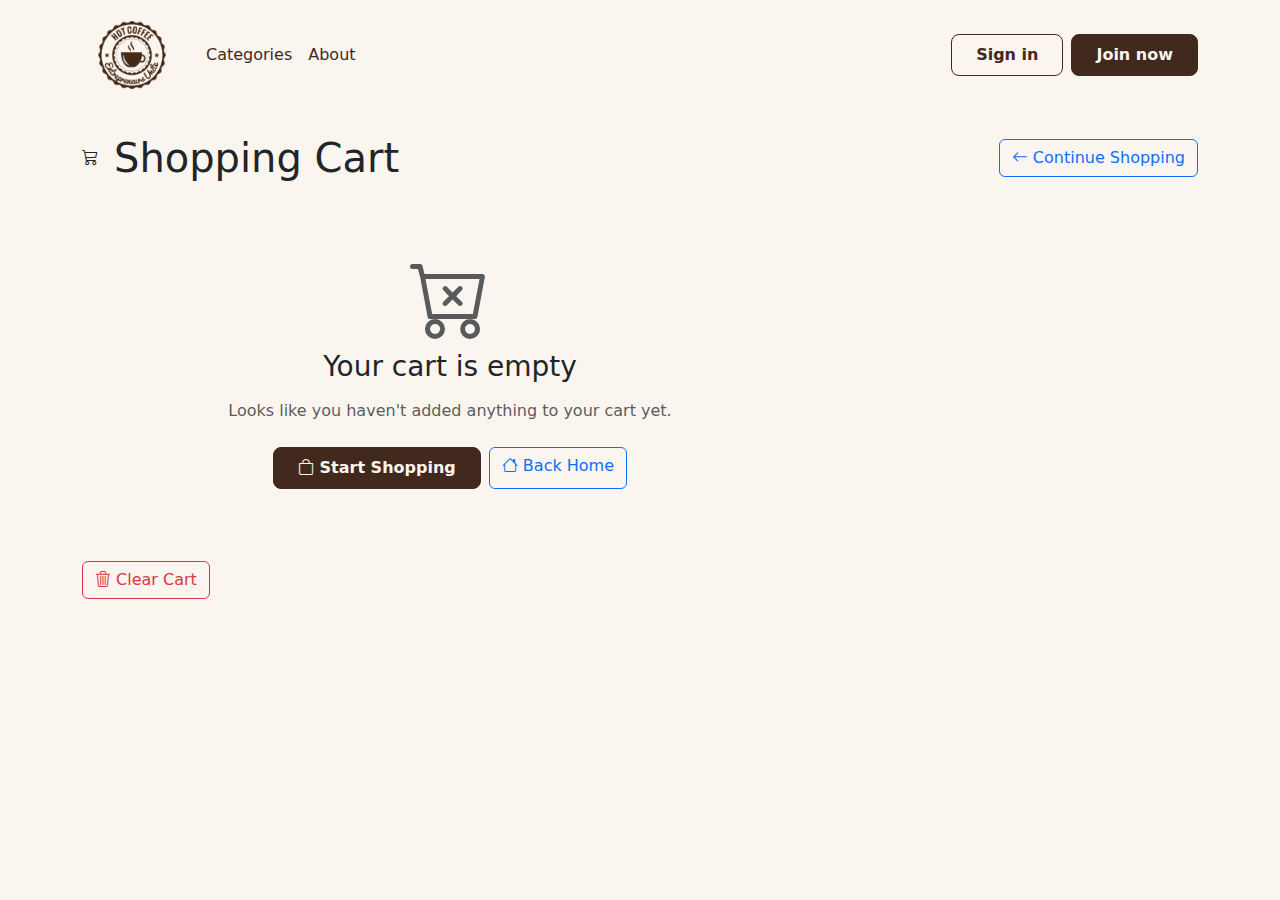
<file: cart.html>
<!DOCTYPE html>
<html lang="en">
<head>
    <meta charset="UTF-8">
    <meta name="viewport" content="width=device-width, initial-scale=1.0">
    <title>Shopping Cart - Coffee Shop</title>
    <link href="https://cdn.jsdelivr.net/npm/bootstrap@5.3.0/dist/css/bootstrap.min.css" rel="stylesheet">
    <link rel="stylesheet" href="https://cdn.jsdelivr.net/npm/bootstrap-icons@1.11.0/font/bootstrap-icons.css">
    <link rel="stylesheet" href="css/style.css">
</head>
<body>
    <nav-bar></nav-bar>
    
    <!-- Cart Header -->
    <section class="cart-header py-4">
        <div class="container">
            <div class="row align-items-center">
                <div class="col-md-6">
                    <div class="d-flex align-items-center">
                        <i class="bi bi-cart3 me-3 cart-icon"></i>
                        <div>
                            <h1 class="mb-0 cart-title">Shopping Cart</h1>
                        </div>
                    </div>
                </div>
                <div class="col-md-6 text-md-end mt-3 mt-md-0">
                    <a href="categories.html" class="btn btn-outline-primary">
                        <i class="bi bi-arrow-left"></i> Continue Shopping
                    </a>
                </div>
            </div>
        </div>
    </section>
    
    <!-- Cart Content -->
    <main class="container mb-5">
        <div class="row">
            <!-- Cart Items -->
            <div class="col-lg-8">
                <div id="cart-content">
                    <!-- Cart content will be dynamically loaded here -->
                </div>
                
                <!-- Empty cart message -->
                <div id="empty-cart" class="empty-cart text-center py-5" style="display: none;">
                    <div class="empty-cart-content">
                        <i class="bi bi-cart-x display-1 text-muted mb-3"></i>
                        <h3 class="mb-3">Your cart is empty</h3>
                        <p class="text-muted mb-4">Looks like you haven't added anything to your cart yet.</p>
                        <div class="d-flex flex-column flex-sm-row gap-2 justify-content-center">
                            <a href="categories.html" class="btn btn-primary">
                                <i class="bi bi-bag"></i> Start Shopping
                            </a>
                            <a href="index.html" class="btn btn-outline-primary">
                                <i class="bi bi-house"></i> Back Home
                            </a>
                        </div>
                    </div>
                </div>
                
                <!-- Cart Actions (shown when cart has items) -->
                <div id="cart-actions" class="cart-actions d-flex justify-content-between align-items-center mt-4" style="display: none;">
                    <button class="btn btn-outline-danger" onclick="clearCart()">
                        <i class="bi bi-trash3"></i> Clear Cart
                    </button>
                    
                </div>
            </div>
            
            <!-- Order Summary -->
            <div class="col-lg-4">
                <div id="order-summary" class="order-summary sticky-top" style="top: 20px; display: none;">
                    <div class="summary-card">
                        <div class="summary-header">
                            <i class="bi bi-receipt-cutoff me-2"></i>
                            <h5 class="mb-0">Order Summary</h5>
                        </div>
                        <div class="summary-body">
                            <div class="summary-row">
                                <span>Subtotal</span>
                                <span id="subtotal">0.00 L.E</span>
                            </div>
                            <div class="summary-row">
                                <span>Tax (14%)</span>
                                <span id="tax">0.00 L.E</span>
                            </div>
                            <div class="summary-divider"></div>
                            <div class="summary-row total-row">
                                <span>Total</span>
                                <span id="total">0.00 L.E</span>
                            </div>
                        </div>
                        <div class="summary-footer">
                            <button class="btn-checkout w-100" onclick="checkout()">
                                <i class="bi bi-credit-card me-2"></i>
                                Proceed to Checkout
                            </button>
                            <p class="text-center text-muted small mt-3 mb-0">
                                <i class="bi bi-shield-check me-1"></i>
                                Secure checkout process
                            </p>
                        </div>
                    </div>
                    
                    
                </div>
            </div>
        </div>
    </main>
    
    <footer-component></footer-component>
    
    <script src="https://cdn.jsdelivr.net/npm/bootstrap@5.3.0/dist/js/bootstrap.bundle.min.js"></script>
    <script type="module" src="js/components/nav-bar.js"></script>
    <script type="module" src="js/components/footer.js"></script>
    <script src="js/cart.js"></script>
    <script src="js/cart-page.js"></script>
</body>
</html>
</file>
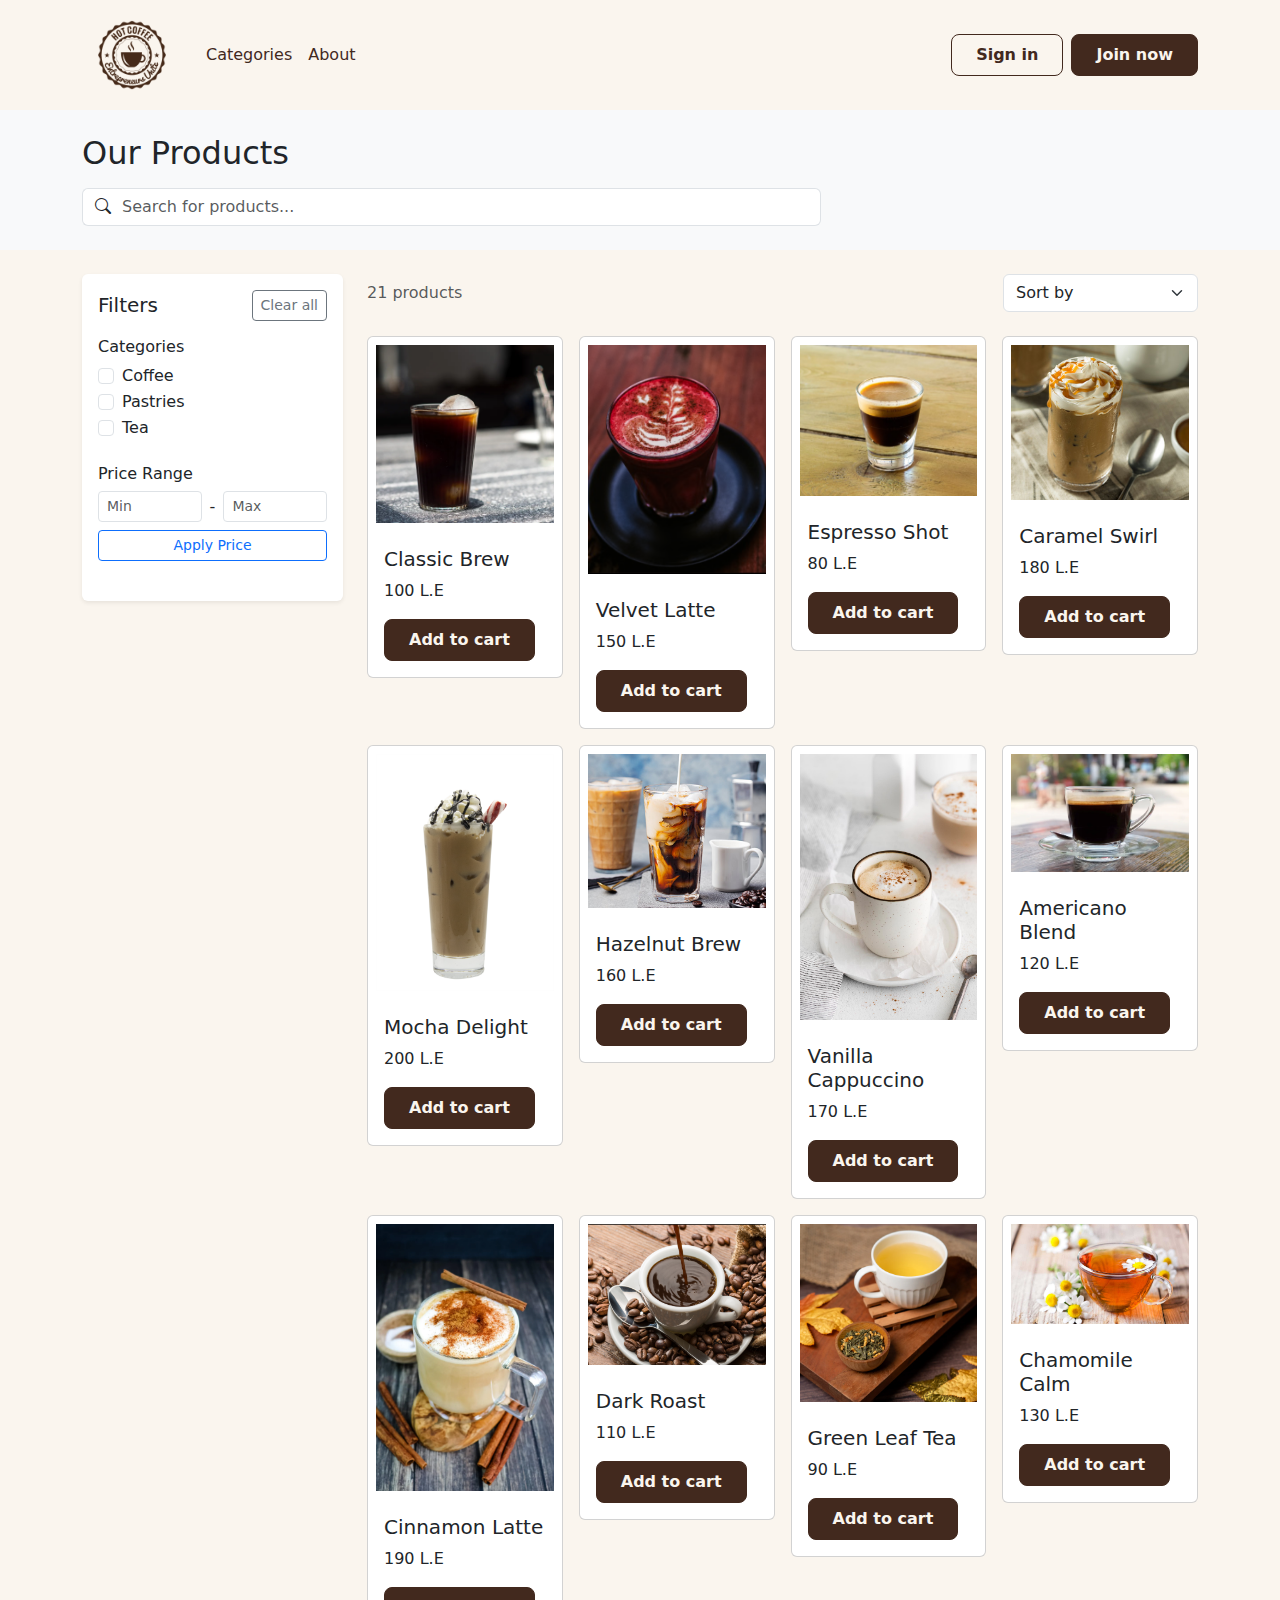
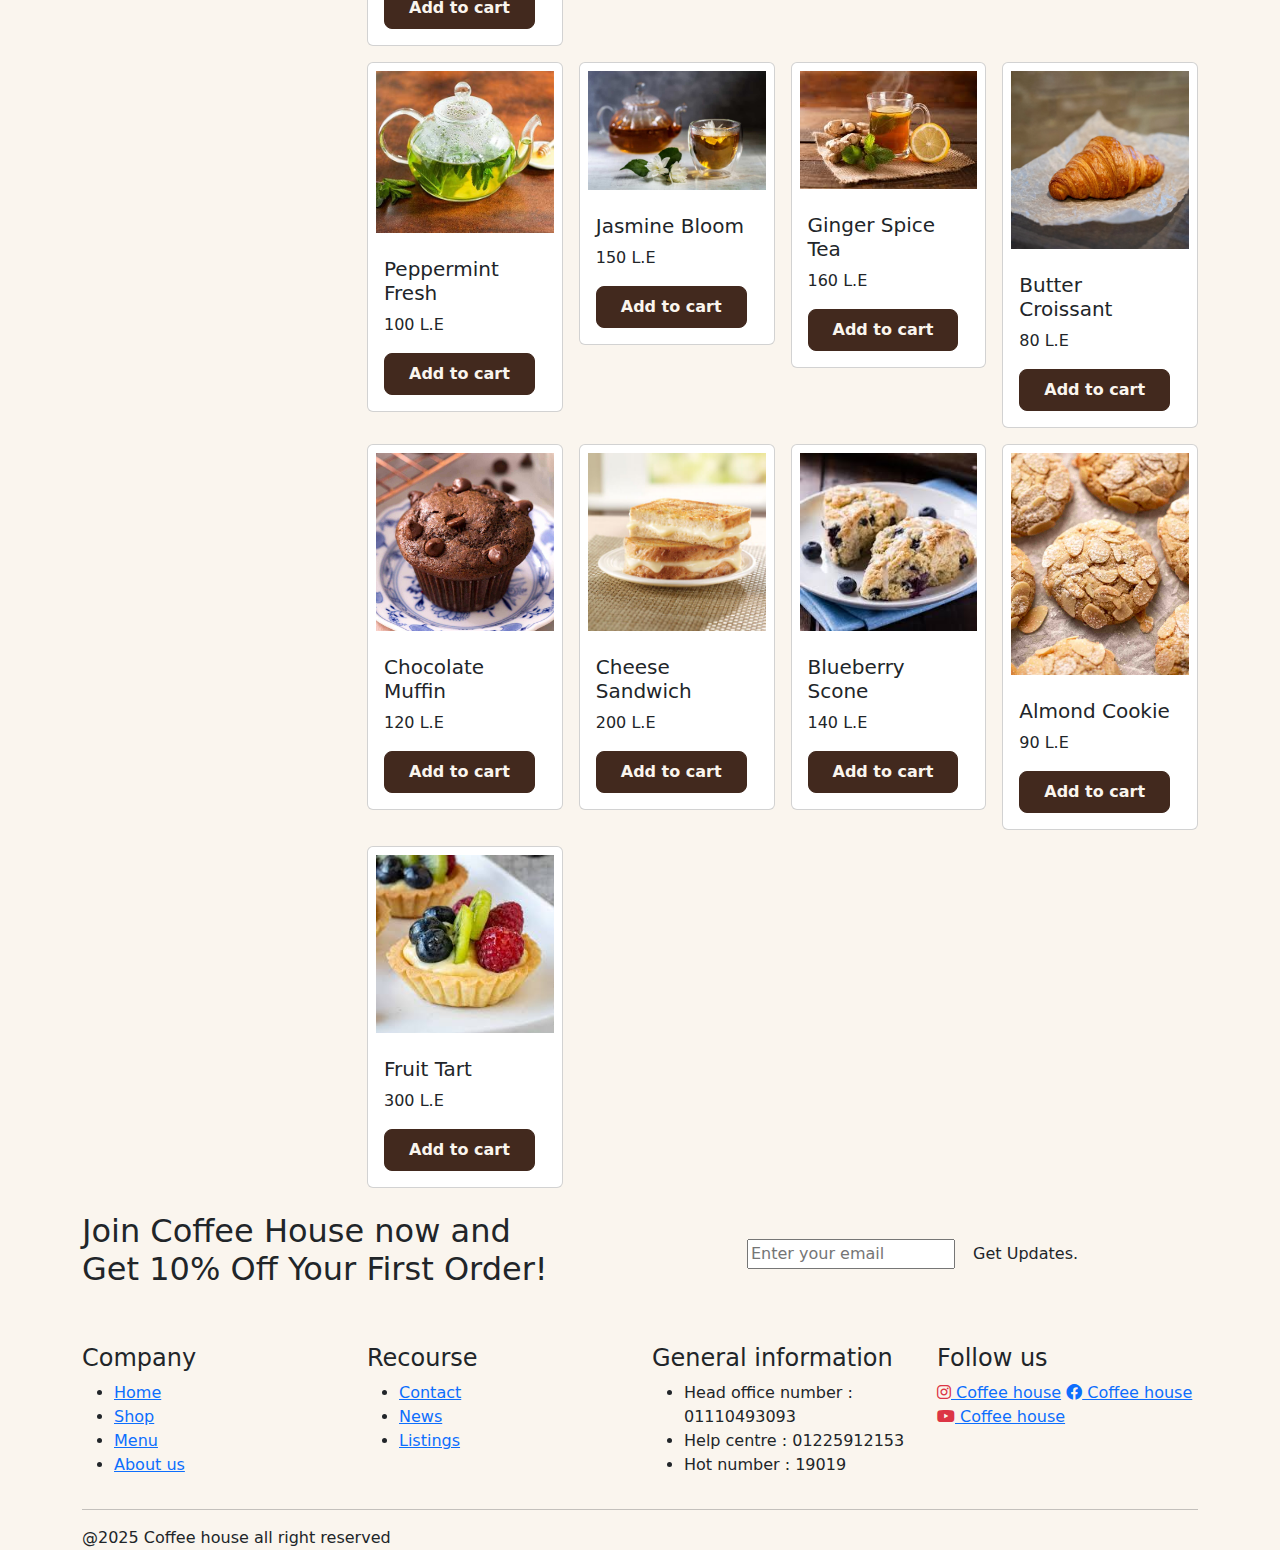
<file: categories.html>
<!DOCTYPE html>
<html lang="en">
  <head>
    <meta charset="UTF-8" />
    <meta name="viewport" content="width=device-width, initial-scale=1.0" />
    <title>Categories - Our Products</title>
    <link
      href="https://cdn.jsdelivr.net/npm/bootstrap@5.3.0/dist/css/bootstrap.min.css"
      rel="stylesheet"
    />
    <link
      rel="stylesheet"
      href="https://cdn.jsdelivr.net/npm/bootstrap-icons@1.11.0/font/bootstrap-icons.css"
    />
    <script src="https://cdn.jsdelivr.net/npm/bootstrap@5.3.0/dist/js/bootstrap.bundle.min.js"></script>
    <link
      rel="stylesheet"
      href="https://cdnjs.cloudflare.com/ajax/libs/font-awesome/6.0.0/css/all.min.css"
    />
    <script type="module" src="js/components/nav-bar.js" defer></script>
    <script type="module" src="js/components/footer.js" defer></script>
    <script type="module" src="js/components/product-card.js" defer></script>
    <script type="module" src="js/components/filter-sidebar.js" defer></script>
    <script type="module" src="js/components/search-bar.js" defer></script>
    <script src="js/categories.js" defer></script>
    <link rel="stylesheet" href="css/style.css" />
  </head>
  <body>
    <nav-bar id="navbar"></nav-bar>
    
    <!-- Page Header -->
    <div class="container-fluid bg-light py-4 categories-header">
      <div class="container">
        <h1 class="h2 mb-3">Our Products</h1>
        <search-bar id="search-bar"></search-bar>
      </div>
    </div>

    <!-- Main Content -->
    <div class="container py-4">
      <div class="row">
        <!-- Filters Sidebar -->
        <div class="col-lg-3 col-md-4">
          <filter-sidebar id="filter-sidebar"></filter-sidebar>
        </div>

        <!-- Products Grid -->
        <div class="col-lg-9 col-md-8">
          <div class="d-flex justify-content-between align-items-center mb-4">
            <p class="mb-0 text-muted" id="product-count">Loading products...</p>
            <select class="form-select w-auto" id="sort-select">
              <option value="default">Sort by</option>
              <option value="price-low">Price: Low to High</option>
              <option value="price-high">Price: High to Low</option>
              <option value="name">Name: A to Z</option>
            </select>
          </div>

          <div class="row g-3" id="products-container">
            <!-- Products will be dynamically loaded here -->
          </div>

          <!-- No Results Message -->
          <div class="text-center py-5" id="no-results" style="display: none;">
            <i class="bi bi-search fs-1 text-muted"></i>
            <h4 class="mt-3">No products found</h4>
            <p class="text-muted">Try adjusting your filters or search terms</p>
          </div>
        </div>
      </div>
    </div>

    <custom-footer></custom-footer>
  </body>
</html>
</file>
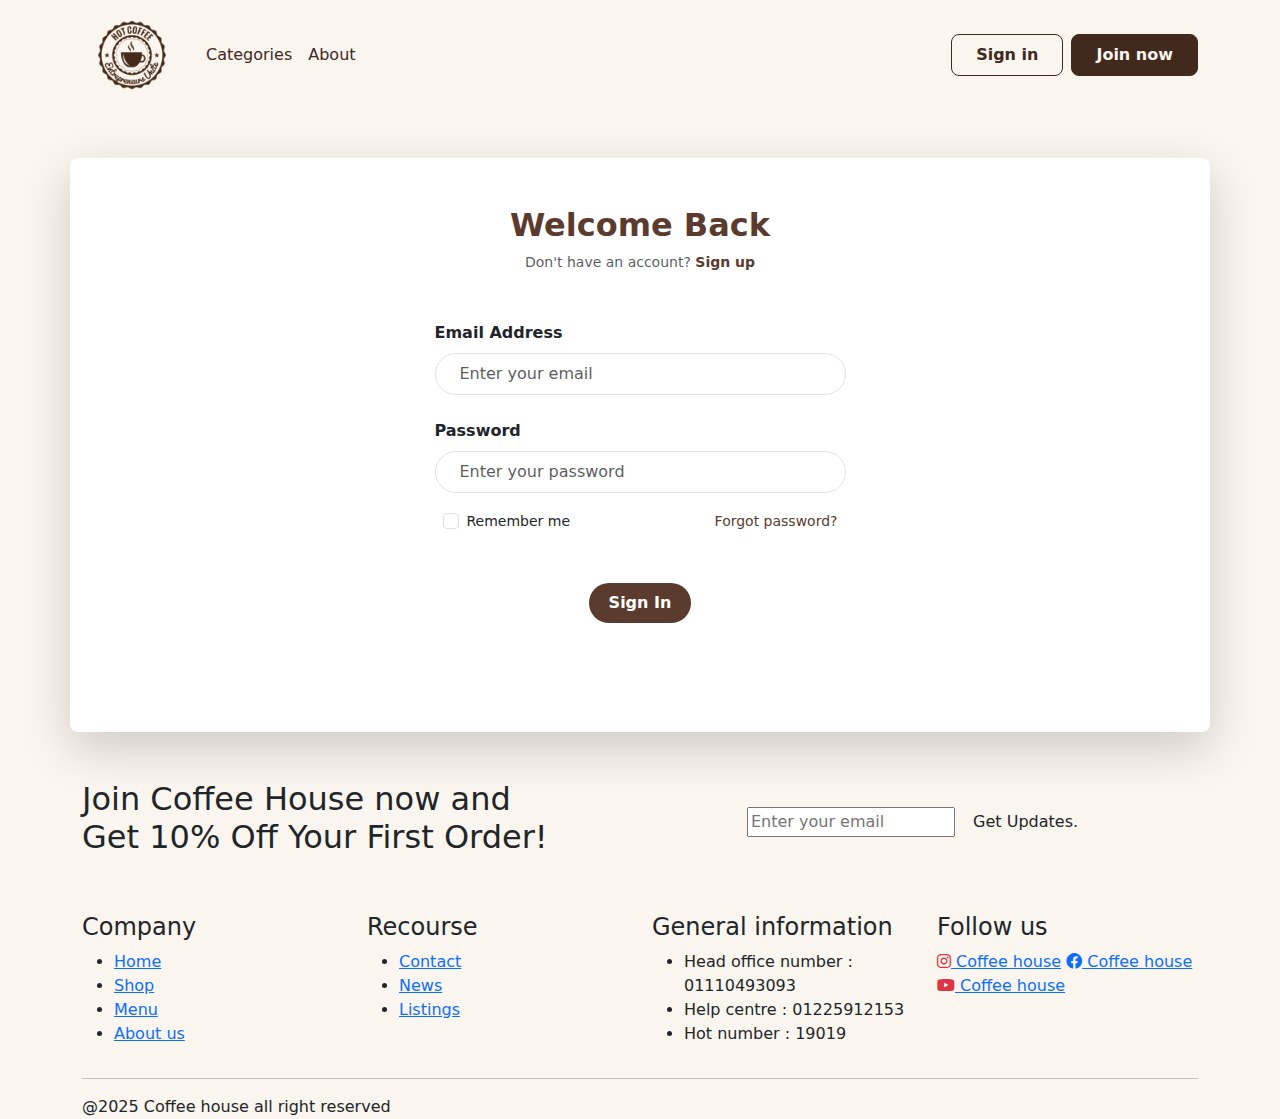
<file: login.html>
<!DOCTYPE html>
<html lang="en">
  <head>
    <meta charset="UTF-8" />
    <meta name="viewport" content="width=device-width, initial-scale=1.0" />
    <title>Document</title>
    <link
      href="https://cdn.jsdelivr.net/npm/bootstrap@5.3.0/dist/css/bootstrap.min.css"
      rel="stylesheet"
    />
    <link
      rel="stylesheet"
      href="https://cdn.jsdelivr.net/npm/bootstrap-icons@1.11.0/font/bootstrap-icons.css"
    />
    <script src="https://cdn.jsdelivr.net/npm/bootstrap@5.3.0/dist/js/bootstrap.bundle.min.js"></script>
    <link
      rel="stylesheet"
      href="https://cdnjs.cloudflare.com/ajax/libs/font-awesome/6.0.0/css/all.min.css"
    />
    <script type="module" src="js/components/nav-bar.js" defer></script>
    <script type="module" src="js/components/footer.js" defer></script>
    <script type="module" src="js/login.js" defer></script>
    <link rel="stylesheet" href="css/style.css" />
  </head>
  <body>
    <nav-bar id="navbar"></nav-bar>
    <div
      class="form container bg-white shadow-lg my-5 rounded-3 overflow-hidden"
    >
      <form method="post" class="p-5">
        <div class="mb-5 text-center">
          <h2 style="color: #5b3b2e" class="fw-bold">Welcome Back</h2>
          <p class="form-text">
            Don't have an account?
            <a
              href="register.html"
              style="text-decoration: none; color: #5b3b2e; font-weight: bold"
              >Sign up</a
            >
          </p>
        </div>

        <div class="row justify-content-center">
          <div class="col-md-8 col-lg-5">
            <div class="mb-4">
              <label for="email" class="form-label fw-bold"
                >Email Address</label
              >
              <input
                type="email"
                class="form-control rounded-5 px-4 py-2"
                id="email"
                name="email"
                placeholder="Enter your email"
                required
              />
            </div>

            <div class="mb-3">
              <label for="password" class="form-label fw-bold">Password</label>
              <input
                type="password"
                class="form-control rounded-5 px-4 py-2"
                id="password"
                name="password"
                placeholder="Enter your password"
                required
              />
            </div>

            <div
              class="d-flex justify-content-between align-items-center mb-4 px-2"
            >
              <div class="form-check">
                <input class="form-check-input" type="checkbox" id="remember" />
                <label class="form-check-label small" for="remember"
                  >Remember me</label
                >
              </div>
              <a
                href="#"
                class="small"
                style="text-decoration: none; color: #5b3b2e"
                >Forgot password?</a
              >
            </div>

            <div class="d-grid gap-2 mt-5 col-3 mx-auto">
              <button
                type="submit"
                class="btn btn-dark rounded-5 py-2 fw-bold"
                style="background-color: #5b3b2e; border: none"
              >
                Sign In
              </button>
            </div>
            <div class="mt-4 text-center" id="error-message" style="visibility: hidden">
              <p class="form-text text-danger fw-bold">
                Wrong email or password
              </p>
            </div>
          </div>
        </div>
      </form>
    </div>
    <custom-footer></custom-footer>
  </body>
</html>
</file>
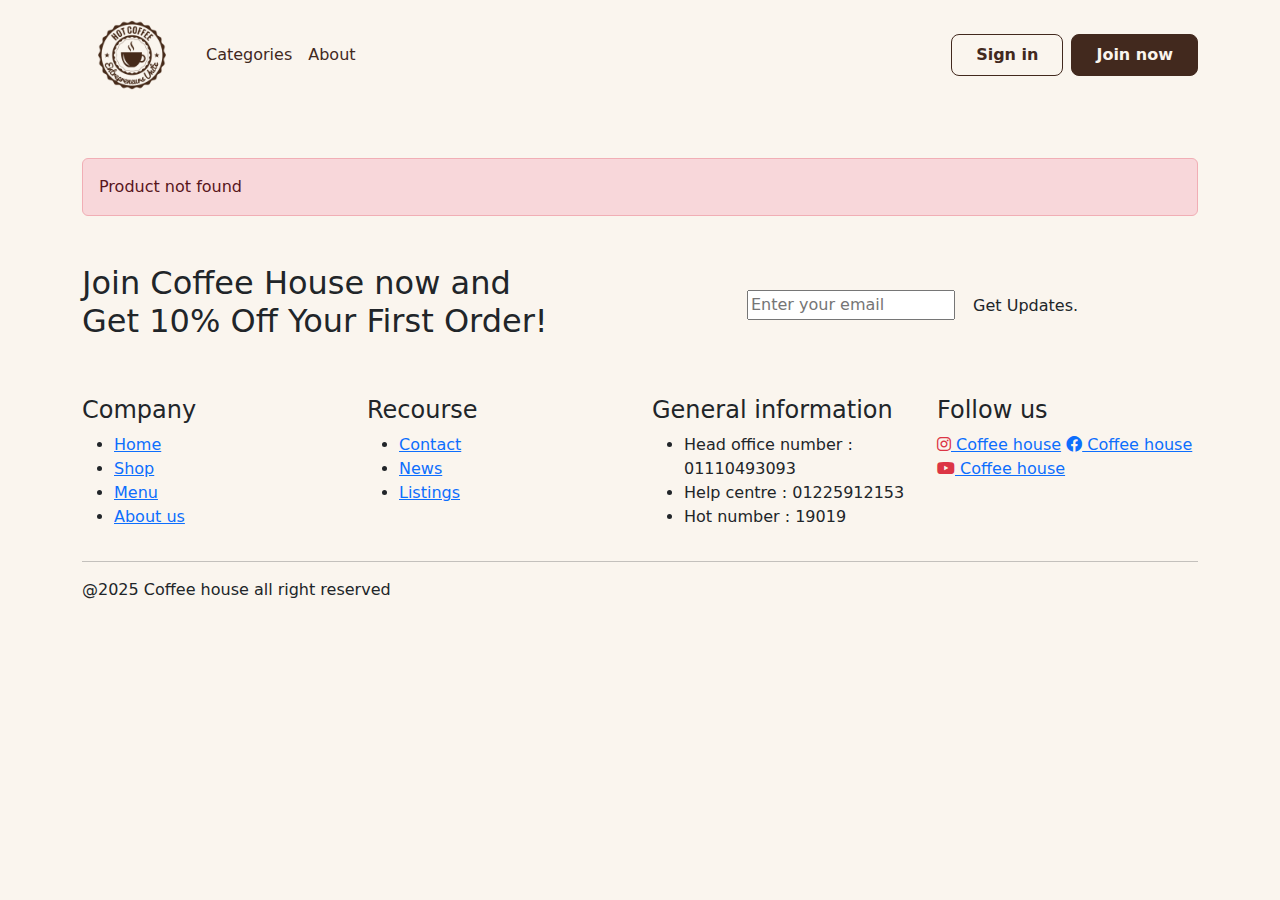
<file: product.html>
<!DOCTYPE html>
<html lang="en">
  <head>
    <meta charset="UTF-8" />
    <meta name="viewport" content="width=device-width, initial-scale=1.0" />
    <title>Product Details</title>
    <link
      href="https://cdn.jsdelivr.net/npm/bootstrap@5.3.0/dist/css/bootstrap.min.css"
      rel="stylesheet"
    />
    <link
      rel="stylesheet"
      href="https://cdn.jsdelivr.net/npm/bootstrap-icons@1.11.0/font/bootstrap-icons.css"
    />
    <script src="https://cdn.jsdelivr.net/npm/bootstrap@5.3.0/dist/js/bootstrap.bundle.min.js"></script>
    <link
      rel="stylesheet"
      href="https://cdnjs.cloudflare.com/ajax/libs/font-awesome/6.0.0/css/all.min.css"
    />
    <script type="module" src="js/components/nav-bar.js" defer></script>
    <script type="module" src="js/components/footer.js" defer></script>
    <script src="js/components/product-detail.js" defer></script>
    <link rel="stylesheet" href="css/style.css" />
  </head>
  <body>
    <nav-bar id="navbar"></nav-bar>
    
    <!-- Product Details -->
    <div class="container product-detail mt-5 mb-5">
      <div class="row">
        <div class="col-md-6">
          <product-image id="product-image"></product-image>
        </div>
        <div class="col-md-6">
          <product-info id="product-info"></product-info>
        </div>
      </div>
    </div>
    
    <custom-footer></custom-footer>
  </body>
</html>
</file>
<file: css/style.css>
@import url("https://fonts.googleapis.com/css2?family=Libre+Baskerville:ital,wght@0,400..700;1,400..700&display=swap");

body {
  background-color: #faf5ee;
}
input:focus {
  outline: none !important;
  box-shadow: none !important;
  border: 1px solid #d2b48c !important;
}

nav-bar .navbar {
  /* background-color: #1a0f0a;  */
  padding: 15px 0;
  color: #42291e;
}

.btn-primary {
  background-color: #42291e;
  color: #faf5ee;
  border: 1px solid #42291e;
  font-weight: 600;
  padding: 8px 24px;
  border-radius: 8px;
  transition: all 0.3s ease;
  &:hover {
    background-color: #5b3b2e;
    transform: translateY(-1px);
  }
  &:active,
  &:focus {
    background-color: #42291e !important;
    transform: translateY(1px);
  }
  &:disabled {
    opacity: 0.5;
    background-color: #42291e !important;
    border: 0px;
    cursor: not-allowed;
  }
}

nav-bar .btn-outline-primary {
  color: #42291e;
  border: 1px solid #42291e;
  /* background-color: #42291E; */
  font-weight: 600;
  padding: 8px 24px;
  border-radius: 8px;
  transition: all 0.3s ease;
}

nav-bar .btn-outline-primary:hover {
  background-color: #e6caa3;
  color: #42291e;
  transform: translateY(-1px);
}

nav-bar .btn-outline-primary:active {
  background-color: #e6caa3 !important;
  transform: translateY(1px);
  color: #42291e !important;
}

nav-bar .nav-link {
  color: #42291e;
  cursor: pointer;
.shop-interior {
  width: 100%;
  object-fit: cover;
  margin-top: 10rem;
}

.headline {
  color: #3b261d;
  font-family: "Libre Baskerville", serif;
  letter-spacing: 7px;
}
.custom-footer {
  background-color: #1a0f0a;
  color: #d2b48c;
  padding: 60px 0 20px 0;
  font-family: sans-serif;

  .footer-title {
    font-size: 2.5rem;
    font-weight: 500;
    line-height: 1.2;
  }

  .subscribe-box {
    border: 1px solid #d2b48c;
    border-radius: 10px;
    padding: 5px;
    display: flex;
    align-items: center;

    input {
      background: transparent;
      border: none;
      color: #fff;
      padding: 10px 20px;
      width: 100%;
    }
  }

  .btn-updates {
    background-color: #f3e5ab;
    color: #1a0f0a;
    border-radius: 8px;
    padding: 10px 25px;
    font-weight: bold;
    border: none;
    white-space: nowrap;

    &:hover {
      background-color: #d2b48c;
      color: #1a0f0a;
    }
  }

  .footer-heading {
    font-size: 1.5rem;
    margin-bottom: 20px;
    color: #d2b48c;
  }

  .footer-links {
    list-style: none;
    padding: 0;

    li {
      margin-bottom: 10px;
    }

    a {
      color: #d2b48c;
      text-decoration: none;
      transition: 0.3s;

      &:hover {
        color: #fff;
      }
    }
  }

  .social-link {
    display: flex;
    align-items: center;
    gap: 10px;
    margin-bottom: 15px;
    text-decoration: none;
    color: #d2b48c;
  }

  hr {
    border-top: 1px solid #4a3728;
    margin-top: 50px;
    opacity: 1;
  }

  .copyright {
    text-align: center;
    font-size: 0.9rem;
    margin-top: 20px;
  }
}

.form {
  background: transparent !important;

  width: 85%;
  justify-self: center;
  .requirements {
    list-style: none;
    padding-left: 0;
  }

  .requirements {
    list-style: none;
    padding-left: 1rem;
    li {
      color: #dc3545;
      &.valid {
        color: #198754;
      }
    }
  }
}
</file>
